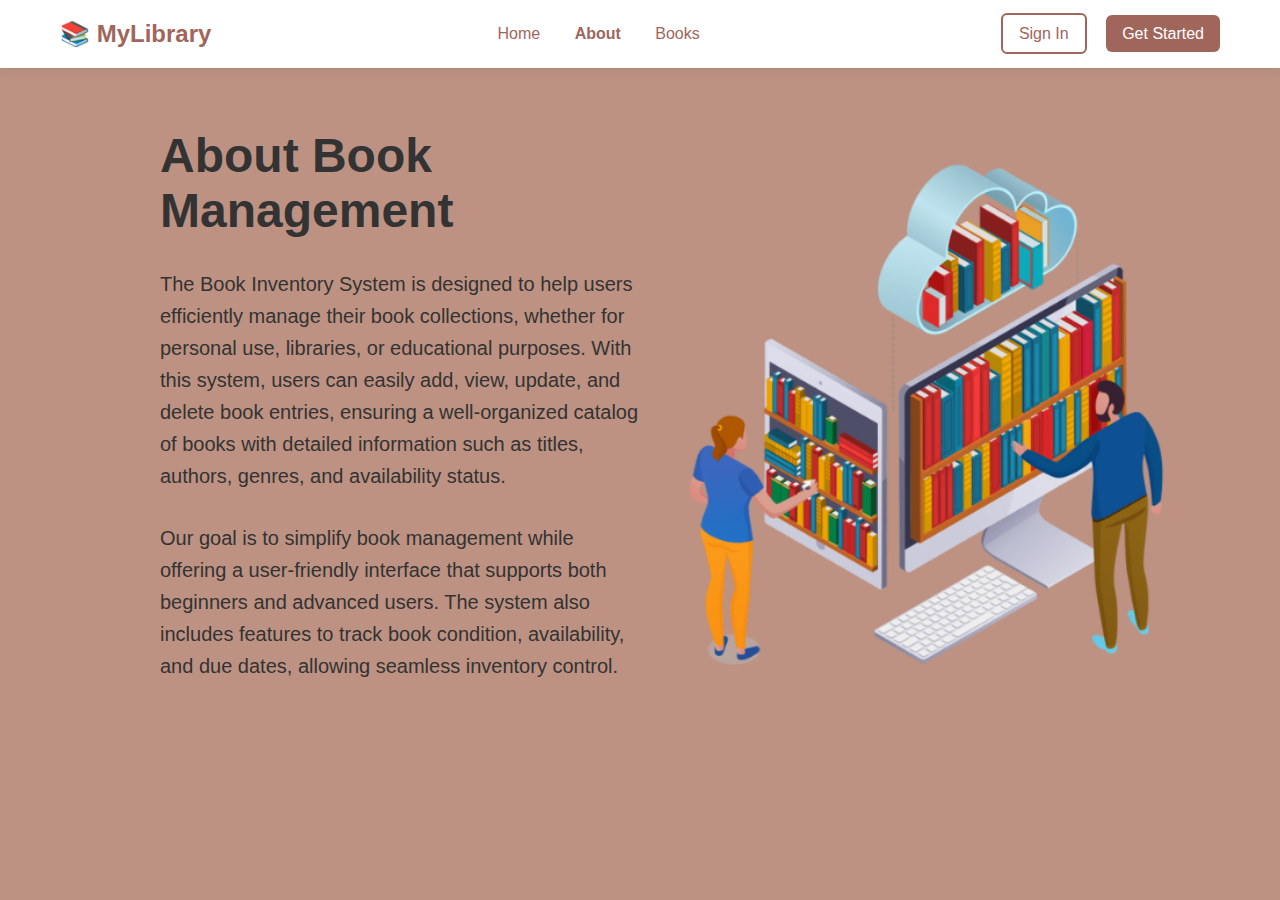
<file: about.html>
<!DOCTYPE html>
<html lang="en">
<head>
  <meta charset="UTF-8" />
  <meta name="viewport" content="width=device-width, initial-scale=1.0" />
  <title>About - Book Inventory System</title>
  <link rel="stylesheet" href="main.css" />
</head>
<body>
  <header>
    <div class="logo">📚 MyLibrary</div>
    <nav>
      <a href="dashboard.html">Home</a>
      <a href="about.html" class="active">About</a>
      <a href="books.html">Books</a>
    </nav>
    <div class="auth-buttons">
      <a href="signin.html" class="btn">Sign In</a>
      <a href="signup.html" class="btn primary">Get Started</a>
    </div>
  </header>

  <main>
    <div class="text-section">
      <h1>About <span>Book Management</span></h1>
      <p>
        The Book Inventory System is designed to help users efficiently manage their book collections, whether for personal use, libraries, or educational purposes. 
        With this system, users can easily add, view, update, and delete book entries, ensuring a well-organized catalog of books with detailed information such as titles, authors, genres, and availability status.
      </p>
      <p>
        Our goal is to simplify book management while offering a user-friendly interface that supports both beginners and advanced users. The system also includes features to track book condition, availability, and due dates, allowing seamless inventory control.
      </p>
     
    </div>
    <div class="image-section">
      <img src="IMG/books-illustration.png" alt="Book Inventory System Graphic" />
    </div>
  </main>

</body>
</html>
</file>
<file: main.css>
* {
  box-sizing: border-box;
}

/* Hide navbar until Firebase auth is done */
.navbar {
  visibility: hidden;
}

/* Make it visible once ready */
.navbar.show {
  visibility: visible;
}

body, html {
  margin: 0;
  padding: 0;
  font-family: Arial, sans-serif;
  color: #000;
  background-color: #BD9282;
  color: #333;
 
}

.container {
  display: grid;
  grid-template-columns: 1fr;
}

.image-side {
  flex: 1;
  background-size: cover;
  background-position: center;
}

.form-side {
  flex: 1;
  background-color: #a0665b;
  color: #000;
  padding: 60px;
  display: flex;
  flex-direction: column;
  justify-content: center;
}

.book-list {
  display: flex;
  flex-wrap: wrap;
  gap: 15px;
  padding: 30px;
  list-style-type: none;
}

.book-list li {
  background-color: #fff;
  border-radius: 10px;
  box-shadow: 2px 2px 10px rgba(0,0,0,0.15);
  width: 200px;
  padding: 15px;
  text-align: center;
  display: flex;
  flex-direction: column;
  justify-content: space-between;
}

.book-image {
  width: 100%;
  height: 150px;
  background-color: #ddd;
  margin: 10px 0;
  display: flex;
  align-items: center;
  justify-content: center;
  font-size: 14px;
  color: #555;
}

.book-image img {
  width: 100%;
  height: 150px;
  background-color: #ddd;
  opacity: 85%;
  margin: 10px 0;
  display: flex;
  align-items: center;
  justify-content: center;
  font-size: 14px;
  color: #555;
}


h2 {
  margin-bottom: 10px;
}

p {
  margin-bottom: 30px;
}

a {
  color: #134372;
  text-decoration: none;
}

form {
  display: flex;
  flex-direction: column;
}

input {
  margin-bottom: 20px;
  padding: 10px;
  font-size: 16px;
  border: none;
  border-bottom: 1px solid #000;
  background: transparent;
  color: #000;
}

input::placeholder {
  color: #333; 
  opacity: 1;  
}

input:focus {
  outline: none;
  border-bottom: 2px solid #333;
}

.link {
  text-align: right;
  margin-bottom: 20px;
}

button {
  padding: 10px;
  font-size: 16px;
  background-color: #b3c6b3;
  border: none;
  cursor: pointer;
  transition: background-color 0.3s;
}

button:hover {
  background-color: #9bb39b;
}


.messageDiv{
  background-color: aqua;
  color: white;
  padding:10px 20px ;
  margin: 10px;
  border-radius: 5px;
  font-size:1rem ;
  opacity: 0;
  animation: fadeOut 7s forwards;
}


* {
  margin: 0;
  padding: 0;
  box-sizing: border-box;
  font-family: Arial, sans-serif;
}

.nav-links {
  display: flex;
  gap: 20px;
}


nav a {
  margin: 0 15px;
  text-decoration: none;
  color: #A0665B;
}

nav a.active {
  font-weight: bold;
}

.profile-icon {
  width: 40px;
  height: 40px;
  border-radius: 50%;
}

/* Main Container */
.container {
  text-align: center;
  margin: 30px;
}

.search-bar {
  display: flex;
  justify-content: center;
  gap: 15px; 
  margin-bottom: 20px;
}

.search-bar input {
  padding: 10px;
  width: 300px; 
  border-radius: 5px;
  border: 1px solid #999;
}

.search-bar button {
  padding: 5px 15px;
  background-color: #9b5a57;
  color: white;
  border: none;
  border-radius: 5px;
  cursor: pointer;
  font-size: 16px;
  width: 90px; 
  height: 40px;
}

/* Implemented When added Home, About and new navbar */

header {
  display: flex;
  justify-content: space-between;
  align-items: center;
  padding: 20px 60px;
  background: #ffffff;
  box-shadow: 0 4px 8px rgba(0, 0, 0, 0.05);
}

#profileLink,
#logoutLink {
  display: none;
}

.logo {
  font-size: 24px;
  font-weight: bold;
  color: #A0665B;
}


.auth-buttons .btn {
  margin-left: 15px;
  padding: 10px 16px;
  border: 2px solid #A0665B;
  border-radius: 6px;
  text-decoration: none;
  color: #A0665B;
  transition: 0.3s;
  background: transparent;
}

.auth-buttons .btn:hover {
  background: #A0665B;
  color: white;
}

.auth-buttons .primary {
  background-color: #A0665B;
  border: none;
  color: white;
}

.auth-buttons .primary:hover {
  background-color: #8c5047;
}

main {
  display: flex;
  align-items: center;
  justify-content: space-between;
  padding: 60px;
}

.text-section {
  max-width: 50%;
}

.text-section h1 {
  font-size: 48px;
  color: #333; /* Darker version of #C08876 */
  
  margin-left: 100px;
}

.text-section h1 span {
  color: #333; /* This is for "Management" text */
  
}

.text-section p {
  margin: 30px 0;
  font-size: 20px;
  line-height: 1.6;
  color: #333;
  margin-left: 100px;
}

.image-section img {
  width: 650px;
  max-width: 100%;
  margin-right: 100px;
}


.search-bar button:hover {
  background-color: #854f4c;
}
/* For Adding Books Form */
.add-book-form {
  display: flex;
  flex-direction: column;
  gap: 20px;
  padding: 20px;
  background-color: #a0665b;
  border-radius: 10px;
  box-shadow: 2px 2px 10px rgba(0,0,0,0.15);
  margin: 100px 200px 100px 200px;
}

.add-book-form input {
  padding: 10px;
  font-size: 16px;
  border: none;
  border-bottom: 1px solid #000;
  background: transparent;
  color: #000;
}

.add-book-form input::placeholder {
  color: #333;
  opacity: 1;
}

.add-book-form input:focus {
  outline: none;
  border-bottom: 2px solid #333;
}

.add-book-form button {
  padding: 10px;
  font-size: 16px;
  background-color: #b3c6b3;
  border: none;
  cursor: pointer;
  transition: background-color 0.3s;
}

.add-book-form button:hover {
  background-color: #9bb39b;
}

#bookMessage {
  background-color: aqua;
  color: white;
  padding: 10px 20px;
  margin: 10px;
  border-radius: 5px;
  font-size: 1rem;
  opacity: 0;
  animation: fadeOut 7s forwards;
}


.modal {
  position: fixed;
  top: 0;
  left: 0;
  width: 100%;
  height: 100%;
  background-color: rgba(0,0,0,0.5);
  display: flex;
  justify-content: center;
  align-items: center;
  z-index: 1000;
}

.modal.hidden {
  display: none;
}

.hidden {
  display: none;
}

.modal-content {
  background: white;
  padding: 2rem;
  border-radius: 10px;
  max-width: 500px;
  width: 90%;
  height: 600px; /* Fixed height */
  overflow-y: auto; /* Allows scrolling if content overflows */
  box-sizing: border-box;
  display: flex;
  flex-direction: column;
  gap: 1rem;
  scrollbar-width: none; /* Firefox */
  -ms-overflow-style: none;
}


.modal-content img {
  max-width: 100%;
  max-height: 200px; /* Limit image height */
  object-fit: contain; /* Keep image aspect ratio */
  align-self: center; /* Center the image horizontally */
}

.modal-content::-webkit-scrollbar {
  display: none; /* Chrome, Safari, and Opera */
}

.close-btn {
  float: right;
  font-size: 24px;
  cursor: pointer;
}

.modal-actions {
  margin-top: 20px;
  display: flex;
  justify-content: space-between;
}

.modal-actions button {
  padding: 10px 15px;
  font-size: 1rem;
  border: none;
  border-radius: 6px;
  cursor: pointer;
}

#cancelBtn {
  background-color: #ccc;
}

#borrowBtn {
  background-color: #c09484;
  color: white;
}

#buyBtn {
  background-color: #c09484;
  color: white;
}

.table-container {
  max-height: 300px; /* Change height as needed */
  overflow-y: auto;
  border: 1px solid #ccc;
  border-radius: 5px;
}

#borrowedTable {
  width: 100%;
  border-collapse: collapse;
}

#borrowedTable th,
#borrowedTable td {
  border: 1px solid #ccc;
  padding: 10px;
  text-align: center;
}

#borrowedTable img {
  max-height: 80px;
}


.user-money {
  margin: 30px auto; 
  padding: 40px;
  border: 1px solid #ccc;
  border-radius: 10px;
  background-color: #f9f9f9;
  max-width: 30rem;
  width: 40rem;
  display: block;
}

.user-money h2 {
  margin-bottom: 10px;
  font-size: 1.5rem;
  color: #333;
}

.money-display {
  font-size: 3rem;
  font-weight: bold;
  color: #28a745; /* green */
  margin-bottom: 15px;
}

#depositButton {
  padding: 15px 30px;
  font-size: 1rem;
  background-color: #007bff; /* blue */
  color: #fff;
  border: none;
  border-radius: 8px;
  cursor: pointer;
  align-self: flex-end;
}

#depositButton:hover {
  background-color: #0056b3;
}

.deposit-modal {
  padding: 30px;
  width: 90%;
  max-width: 400px;
  background-color: #fff;
  border-radius: 12px;
  box-shadow: 0 8px 20px rgba(0, 0, 0, 0.2);
  display: flex;
  flex-direction: column;
  align-items: center;
}

.deposit-modal h2 {
  margin-bottom: 20px;
  font-size: 24px;
  color: #333;
}

.deposit-modal input {
  padding: 12px;
  width: 100%;
  font-size: 16px;
  border: 1px solid #ccc;
  border-radius: 6px;
  margin-bottom: 20px;
}

.deposit-actions {
  display: flex;
  justify-content: space-between;
  width: 100%;
  gap: 10px;
}

.deposit-actions button {
  flex: 1;
  padding: 12px 16px;
  font-size: 16px;
  border: none;
  border-radius: 6px;
  cursor: pointer;
  transition: background-color 0.3s;
}

#submitDeposit {
  background-color: #28a745;
  color: white;
}

#submitDeposit:hover {
  background-color: #218838;
}

#cancelDepositBottom {
  background-color: #dc3545;
  color: white;
}

#cancelDepositBottom:hover {
  background-color: #c82333;
}

.close-btn {
  align-self: flex-end;
  font-size: 24px;
  cursor: pointer;
  color: #888;
}

.close-btn:hover {
  color: #333;
}

.paypal-wrapper {
  display: flex;
  justify-content: center;
  align-items: center;
  margin-top: 20px;
}

/* Style for the update form container */
#updateForm {
  background-color: #f9f9f9;
  padding: 20px;
  margin-top: 20px;
  border-radius: 8px;
  box-shadow: 0 4px 8px rgba(0, 0, 0, 0.1);
}

/* Heading */
#updateForm h3 {
  margin-bottom: 16px;
  font-size: 1.4rem;
  color: #333;
}

/* Label styling */
#updateForm label {
  display: block;
  margin-bottom: 12px;
  font-weight: 500;
  color: #555;
}

/* Input and textarea styling */
#updateForm input[type="text"],
#updateForm input[type="number"],
#updateForm textarea,
#updateForm select {
  width: 100%;
  padding: 8px 12px;
  margin-top: 4px;
  border: 1px solid #ccc;
  border-radius: 6px;
  box-sizing: border-box;
  font-size: 1rem;
  background-color: #fff;
}

/* Buttons */
#updateForm button {
  margin-top: 12px;
  margin-right: 10px;
  padding: 10px 16px;
  font-size: 1rem;
  border: none;
  border-radius: 6px;
  cursor: pointer;
  background-color: #4CAF50;
  color: white;
  transition: background-color 0.3s ease;
}

#updateForm button#cancelUpdateBtn {
  background-color: #f44336;
}

#updateForm button:hover {
  opacity: 0.9;
}
</file>
